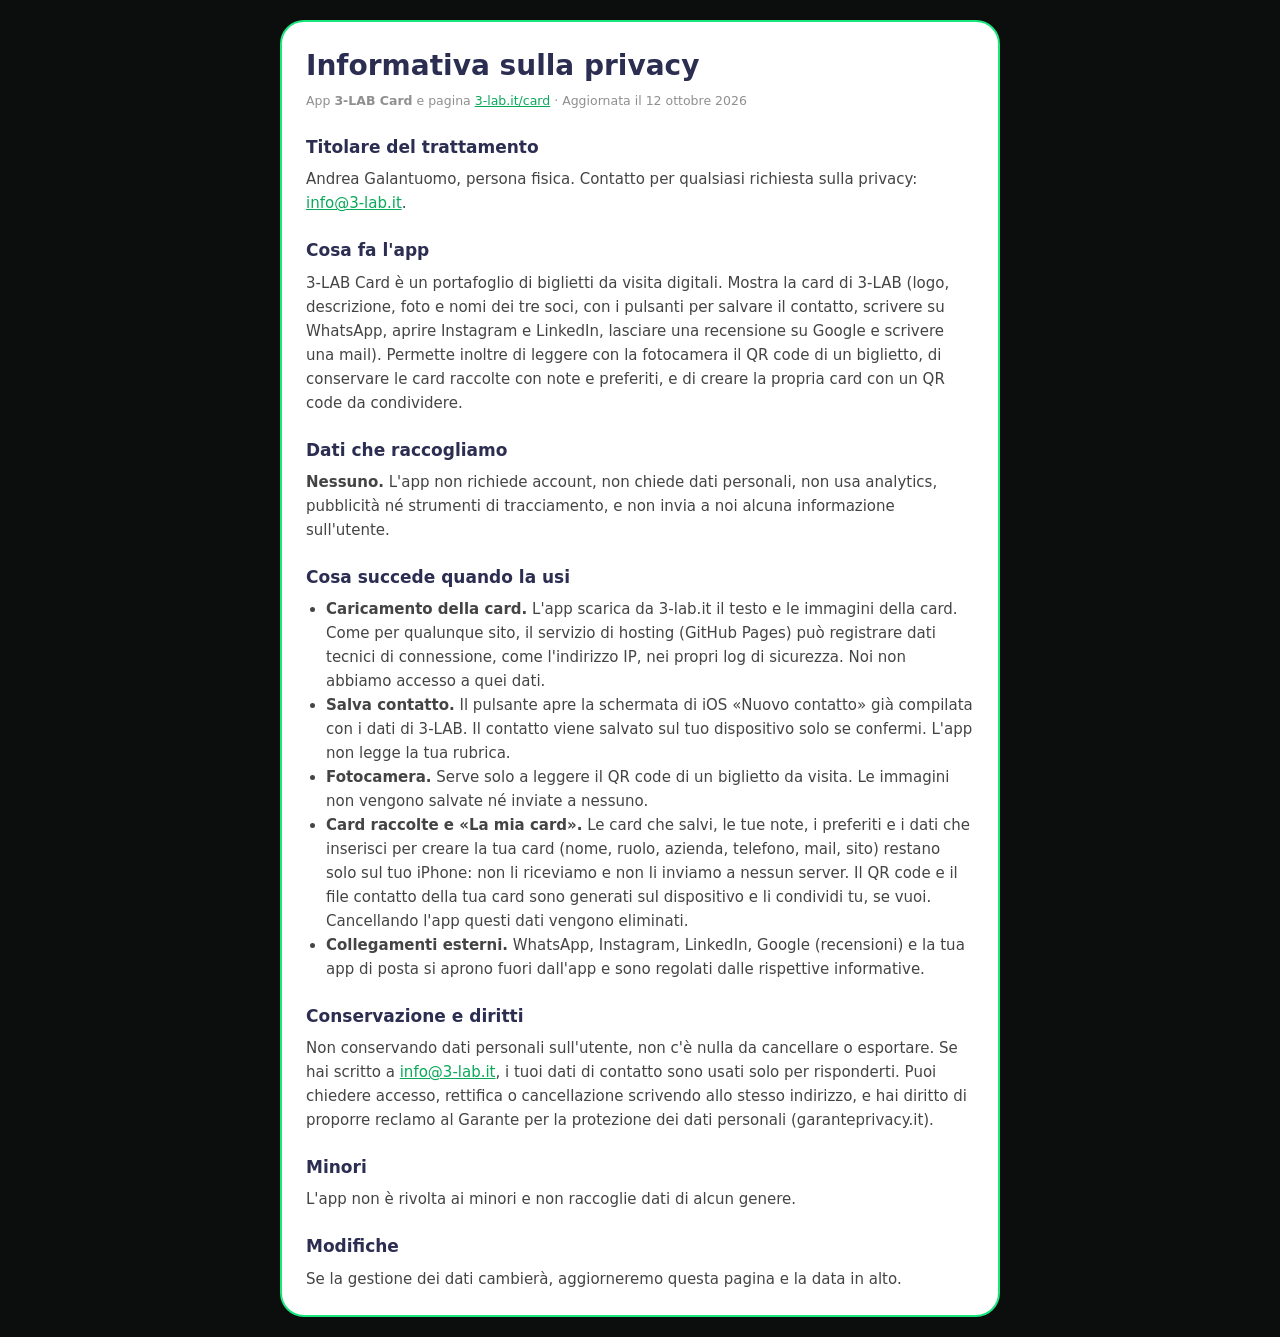
<file: privacy/index.html>
<!doctype html>
<html lang="it"><head><meta charset="utf-8">
<meta name="viewport" content="width=device-width,initial-scale=1">
<title>Privacy — app 3-LAB Card</title>
<meta name="description" content="Informativa sulla privacy dell'app e della card digitale 3-LAB Card.">
<link rel="canonical" href="https://3-lab.it/privacy/">
<link rel="icon" href="/apple-touch-icon.png">
<style>
:root{--ink:#000;--slate:#444;--volt:#19E67C;--navy:#2b2d51}
*{box-sizing:border-box;margin:0}
body{background:#0c0e0d;color:var(--ink);font:16px/1.6 system-ui,-apple-system,'Inter',sans-serif;padding:20px}
main{max-width:720px;margin:0 auto;background:#fff;border:2px solid var(--volt);border-radius:24px;padding:28px 24px 24px}
h1{font-size:28px;line-height:1.15;color:var(--navy);margin-bottom:6px}
h2{font-size:17px;margin:22px 0 6px;color:var(--navy)}
p,li{color:var(--slate);font-size:15px}
ul{padding-left:20px;margin-top:6px}
small{color:#8f8f8f}
a{color:#0aa859}
</style></head>
<body><main>
<h1>Informativa sulla privacy</h1>
<p><small>App <b>3-LAB Card</b> e pagina <a href="https://3-lab.it/card/">3-lab.it/card</a> · Aggiornata il 12 ottobre 2026</small></p>

<h2>Titolare del trattamento</h2>
<p>Andrea Galantuomo, persona fisica. Contatto per qualsiasi richiesta sulla privacy: <a href="mailto:info@3-lab.it">info@3-lab.it</a>.</p>

<h2>Cosa fa l'app</h2>
<p>3-LAB Card è un portafoglio di biglietti da visita digitali. Mostra la card di 3-LAB (logo, descrizione, foto e nomi dei tre soci, con i pulsanti per salvare il contatto, scrivere su WhatsApp, aprire Instagram e LinkedIn, lasciare una recensione su Google e scrivere una mail). Permette inoltre di leggere con la fotocamera il QR code di un biglietto, di conservare le card raccolte con note e preferiti, e di creare la propria card con un QR code da condividere.</p>

<h2>Dati che raccogliamo</h2>
<p><b>Nessuno.</b> L'app non richiede account, non chiede dati personali, non usa analytics, pubblicità né strumenti di tracciamento, e non invia a noi alcuna informazione sull'utente.</p>

<h2>Cosa succede quando la usi</h2>
<ul>
<li><b>Caricamento della card.</b> L'app scarica da 3-lab.it il testo e le immagini della card. Come per qualunque sito, il servizio di hosting (GitHub Pages) può registrare dati tecnici di connessione, come l'indirizzo IP, nei propri log di sicurezza. Noi non abbiamo accesso a quei dati.</li>
<li><b>Salva contatto.</b> Il pulsante apre la schermata di iOS «Nuovo contatto» già compilata con i dati di 3-LAB. Il contatto viene salvato sul tuo dispositivo solo se confermi. L'app non legge la tua rubrica.</li>
<li><b>Fotocamera.</b> Serve solo a leggere il QR code di un biglietto da visita. Le immagini non vengono salvate né inviate a nessuno.</li>
<li><b>Card raccolte e «La mia card».</b> Le card che salvi, le tue note, i preferiti e i dati che inserisci per creare la tua card (nome, ruolo, azienda, telefono, mail, sito) restano solo sul tuo iPhone: non li riceviamo e non li inviamo a nessun server. Il QR code e il file contatto della tua card sono generati sul dispositivo e li condividi tu, se vuoi. Cancellando l'app questi dati vengono eliminati.</li>
<li><b>Collegamenti esterni.</b> WhatsApp, Instagram, LinkedIn, Google (recensioni) e la tua app di posta si aprono fuori dall'app e sono regolati dalle rispettive informative.</li>
</ul>

<h2>Conservazione e diritti</h2>
<p>Non conservando dati personali sull'utente, non c'è nulla da cancellare o esportare. Se hai scritto a <a href="mailto:info@3-lab.it">info@3-lab.it</a>, i tuoi dati di contatto sono usati solo per risponderti. Puoi chiedere accesso, rettifica o cancellazione scrivendo allo stesso indirizzo, e hai diritto di proporre reclamo al Garante per la protezione dei dati personali (garanteprivacy.it).</p>

<h2>Minori</h2>
<p>L'app non è rivolta ai minori e non raccoglie dati di alcun genere.</p>

<h2>Modifiche</h2>
<p>Se la gestione dei dati cambierà, aggiorneremo questa pagina e la data in alto.</p>
</main></body></html>
</file>
